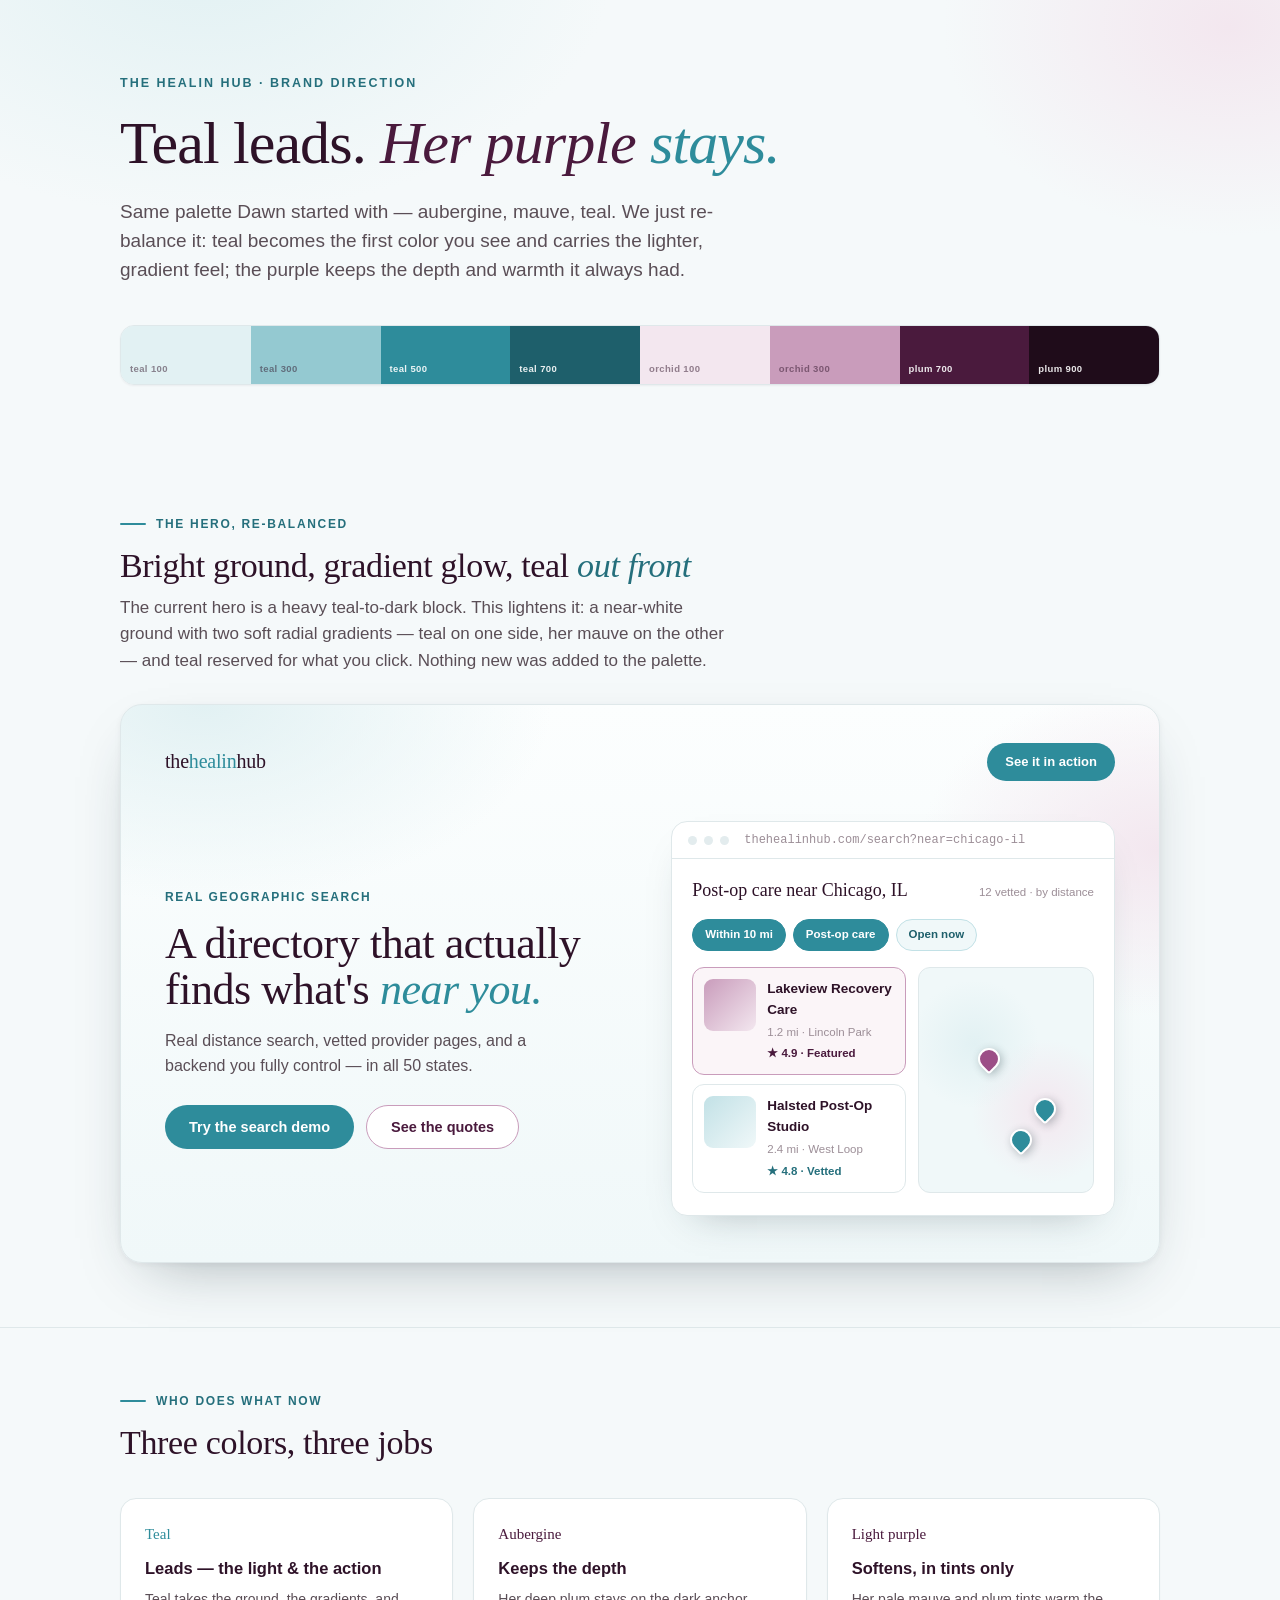
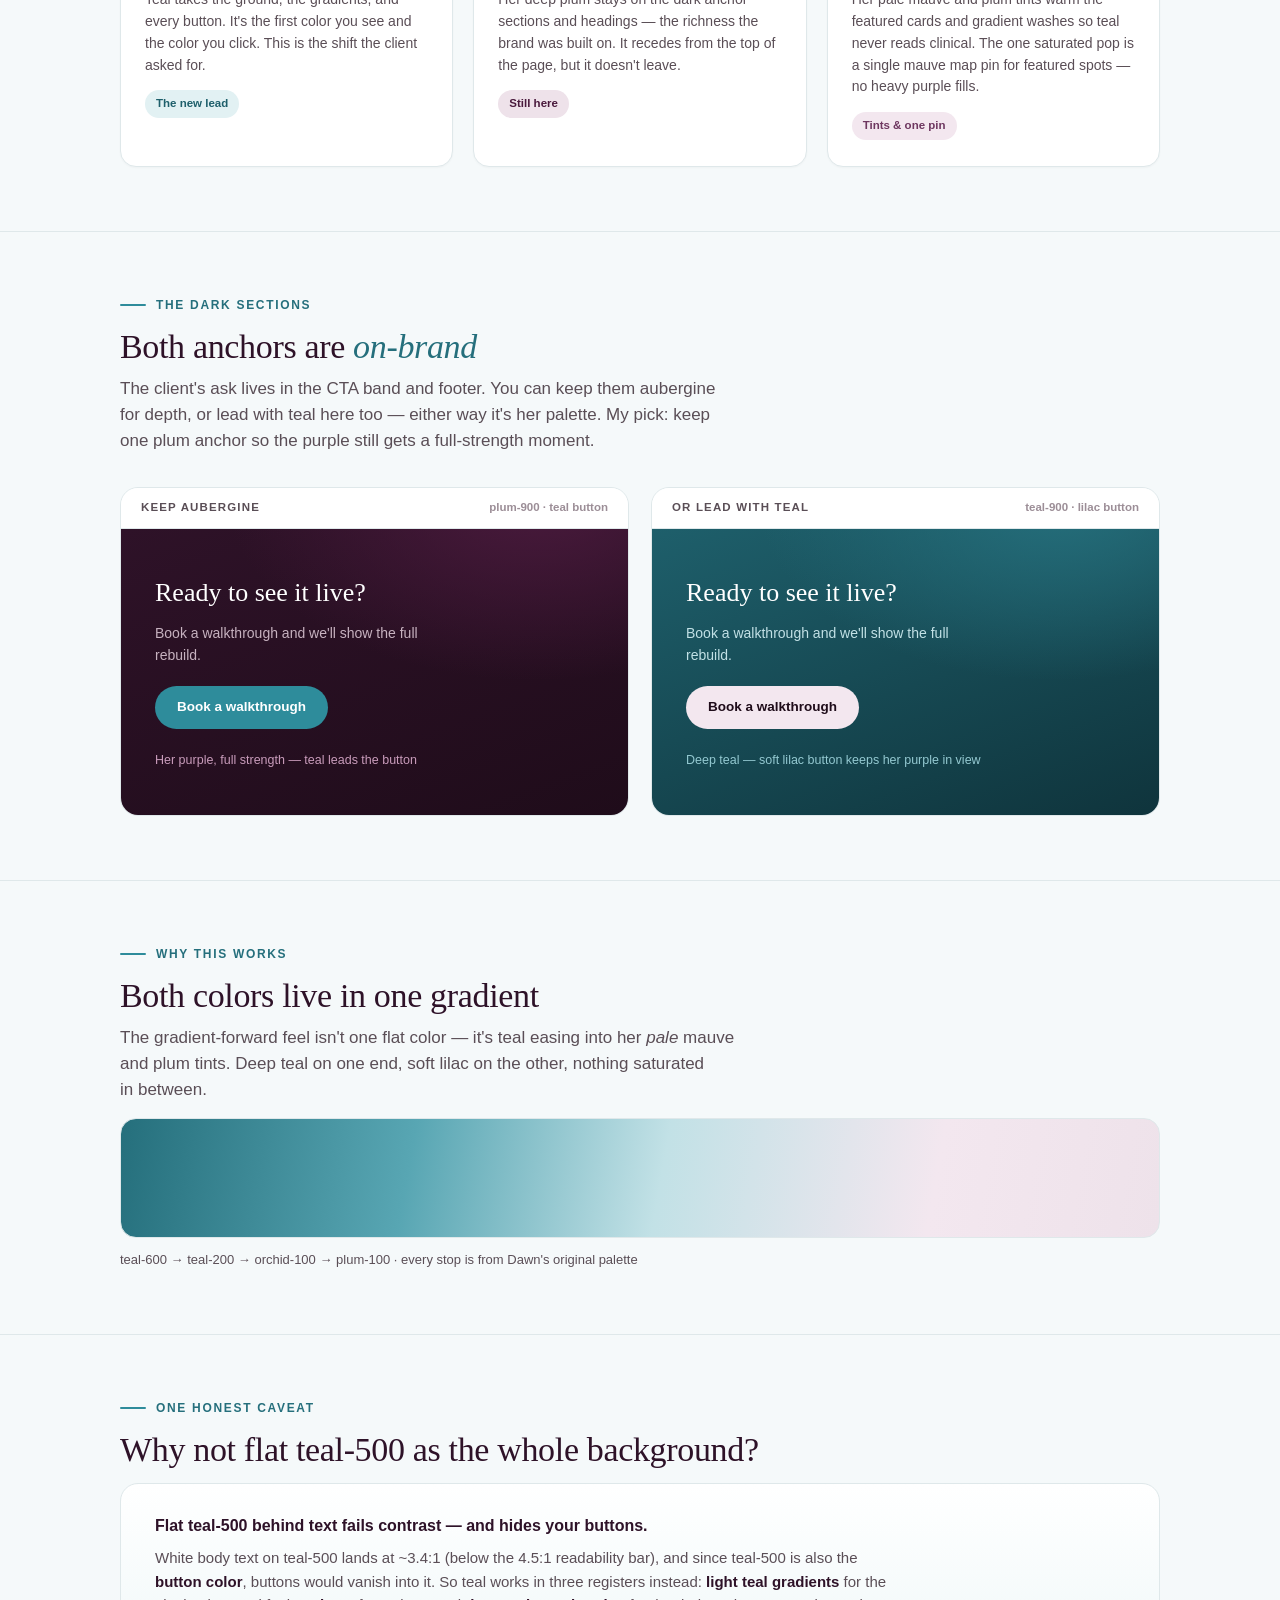
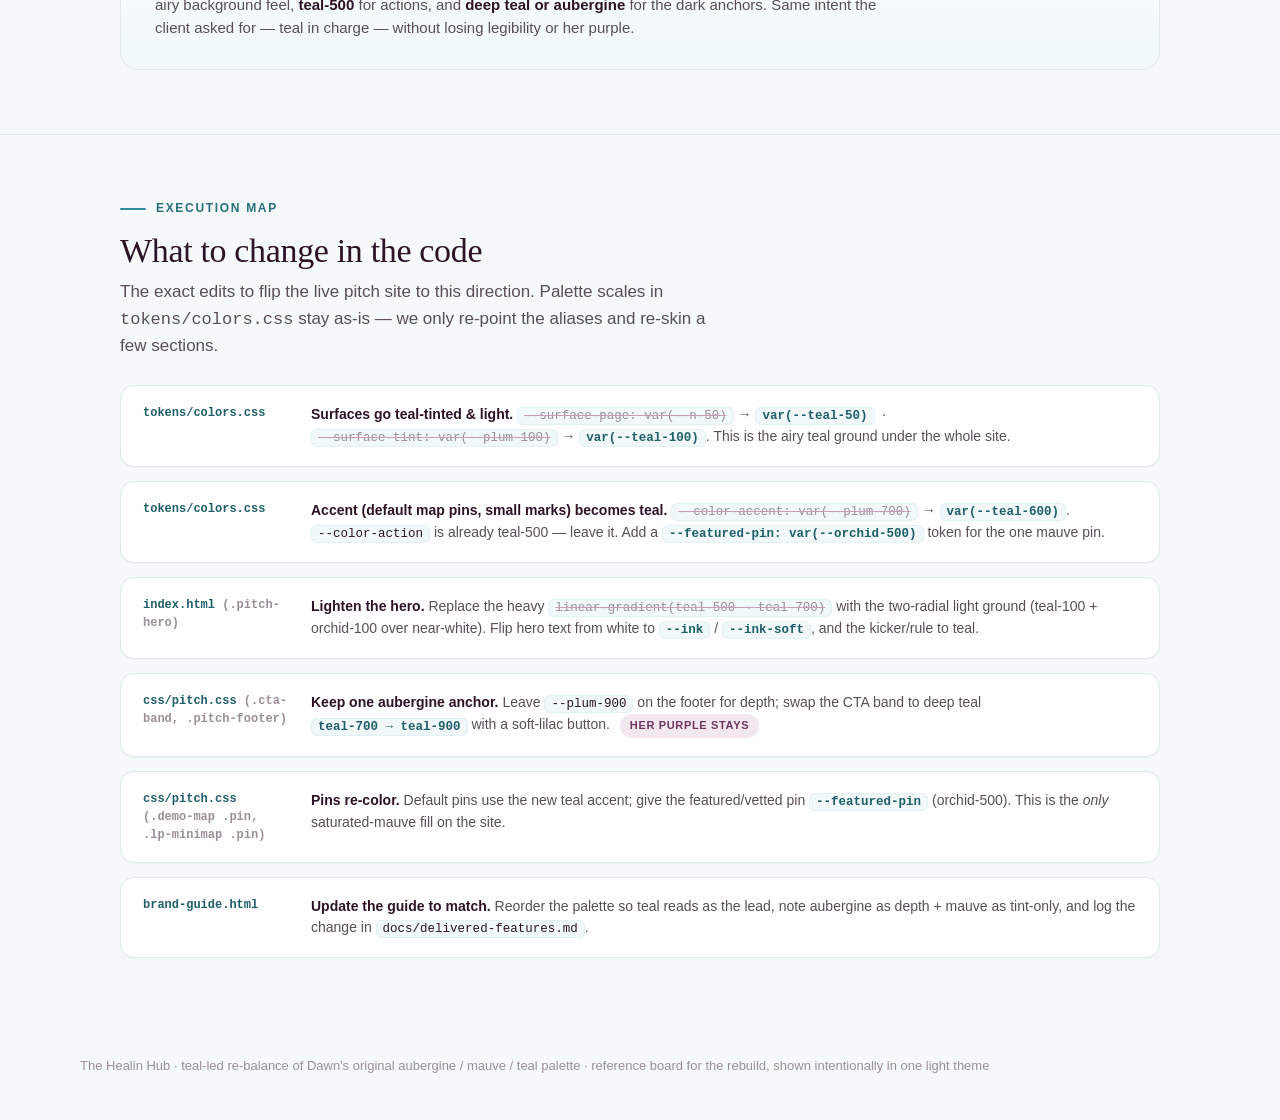
<file: Pitch assets/teal-direction.html>
<!doctype html>
<html lang="en">
<head>
<meta charset="utf-8" />
<meta name="viewport" content="width=device-width, initial-scale=1" />
<title>Healin Hub &mdash; Teal Direction</title>
<style>
  :root{
    color-scheme: light;
    /* ===== Dawn's original palette &mdash; aubergine / mauve / teal ===== */
    /* Teal (now the lead) &mdash; logo #2E8C9B */
    --teal-900:#0F343C;
    --teal-800:#123B44;
    --teal-700:#1E5F6B;
    --teal-600:#256F7C;
    --teal-500:#2E8C9B;
    --teal-400:#58A6B3;
    --teal-300:#94C9D1;
    --teal-200:#C2E1E6;
    --teal-100:#E2F1F3;
    --teal-50:#F0F8F9;
    /* Plum / aubergine (kept &mdash; depth) &mdash; logo #4A1A3D */
    --plum-900:#1F0C1A;
    --plum-800:#2E1228;
    --plum-700:#4A1A3D;
    --plum-100:#EEE2EA;
    /* Orchid / mauve (kept &mdash; warmth & featured) &mdash; logo #9C4F87 */
    --orchid-700:#6E3760;
    --orchid-500:#9C4F87;
    --orchid-300:#C99CBB;
    --orchid-100:#F3E7EF;
    --orchid-50:#FBF5F8;
    /* Plum-tinted neutrals */
    --ink:#2E1228;
    --ink-soft:#5A4E56;
    --ink-mute:#9C8E97;
    --ground:#F5F9FA;
    --card:#FFFFFF;
    --line:#DFE8EA;
    --display: 'Iowan Old Style','Palatino Linotype', Palatino, Georgia, 'Times New Roman', serif;
    --body: -apple-system, BlinkMacSystemFont, 'Segoe UI', Roboto, Helvetica, Arial, sans-serif;
    --mono: ui-monospace, 'SF Mono', Menlo, monospace;
  }
  *{margin:0;padding:0;box-sizing:border-box}
  body{background:var(--ground);color:var(--ink);font-family:var(--body);line-height:1.55;-webkit-font-smoothing:antialiased;}
  .wrap{max-width:1120px;margin:0 auto;padding:0 40px;}
  section{padding:64px 0;border-bottom:1px solid var(--line);}
  .eyebrow{font-size:12px;font-weight:700;letter-spacing:.14em;text-transform:uppercase;color:var(--teal-600);display:flex;align-items:center;gap:10px;}
  .eyebrow::before{content:'';width:26px;height:2px;background:var(--teal-500);border-radius:2px;}
  h2{font-family:var(--display);font-weight:400;font-size:34px;line-height:1.1;letter-spacing:-.01em;margin:14px 0 10px;text-wrap:balance;}
  h2 em{font-style:italic;color:var(--teal-600);}
  .lede{font-size:17px;color:var(--ink-soft);max-width:620px;text-wrap:pretty;}

  /* ---- Masthead ---- */
  .top{
    padding:74px 0 66px;
    background:
      radial-gradient(680px 420px at 16% -8%, var(--teal-100) 0%, transparent 60%),
      radial-gradient(520px 380px at 96% 6%, var(--orchid-100) 0%, transparent 55%),
      var(--ground);
  }
  .brandline{font-size:12.5px;font-weight:700;letter-spacing:.16em;text-transform:uppercase;color:var(--teal-600);}
  .top h1{font-family:var(--display);font-weight:400;font-size:60px;line-height:1.02;letter-spacing:-.015em;margin:20px 0 0;max-width:820px;text-wrap:balance;}
  .top h1 em{font-style:italic;color:var(--teal-500);}
  .top h1 .p{color:var(--plum-700);font-style:italic;}
  .top .sub{margin-top:22px;font-size:19px;color:var(--ink-soft);max-width:620px;text-wrap:pretty;}
  .swatch-strip{display:flex;gap:0;margin-top:40px;border-radius:14px;overflow:hidden;border:1px solid var(--line);box-shadow:0 1px 2px rgba(46,18,40,.05);}
  .swatch-strip div{flex:1;height:58px;position:relative;}
  .swatch-strip div span{position:absolute;bottom:7px;left:9px;font-size:9.5px;font-weight:700;letter-spacing:.04em;color:rgba(255,255,255,.9);}
  .swatch-strip div span.dk{color:rgba(46,18,40,.5);}

  /* ---- HERO demo ---- */
  .demo-hero{
    border-radius:22px;overflow:hidden;border:1px solid var(--line);
    box-shadow:0 24px 60px -28px rgba(30,52,60,.4), 0 2px 6px rgba(46,18,40,.05);
    background:
      radial-gradient(600px 340px at 8% 0%, var(--teal-100) 0%, transparent 58%),
      radial-gradient(460px 320px at 100% 26%, var(--orchid-100) 0%, transparent 52%),
      linear-gradient(180deg,#FCFEFE 0%, var(--teal-50) 100%);
    padding:38px 44px 46px;margin-top:30px;
  }
  .demo-nav{display:flex;justify-content:space-between;align-items:center;font-size:13.5px;color:var(--ink-soft);}
  .demo-nav .logo{font-family:var(--display);font-size:20px;color:var(--ink);letter-spacing:-.01em;}
  .demo-nav .logo b{color:var(--teal-500);font-weight:400;}
  .demo-nav .navcta{background:var(--teal-500);color:#fff;font-weight:600;font-size:13px;padding:9px 18px;border-radius:999px;font-family:var(--body);}
  .demo-grid{display:grid;grid-template-columns:1fr .96fr;gap:44px;align-items:center;margin-top:40px;}
  .demo-grid .k{font-size:12px;font-weight:700;letter-spacing:.13em;text-transform:uppercase;color:var(--teal-600);}
  .demo-grid h3{font-family:var(--display);font-weight:400;font-size:44px;line-height:1.05;letter-spacing:-.01em;margin:14px 0 0;text-wrap:balance;}
  .demo-grid h3 em{font-style:italic;color:var(--teal-500);}
  .demo-grid p{margin-top:16px;font-size:16px;color:var(--ink-soft);max-width:400px;}
  .demo-actions{display:flex;gap:12px;margin-top:26px;}
  .btn-primary{background:var(--teal-500);color:#fff;font-weight:600;font-size:14.5px;padding:13px 24px;border-radius:999px;border:none;font-family:var(--body);}
  .btn-ghost{background:#fff;color:var(--plum-700);font-weight:600;font-size:14.5px;padding:13px 24px;border-radius:999px;border:1px solid var(--orchid-300);font-family:var(--body);}
  /* search card */
  .search-card{background:#fff;border:1px solid var(--line);border-radius:16px;box-shadow:0 18px 40px -24px rgba(30,52,60,.35);overflow:hidden;}
  .sc-bar{display:flex;align-items:center;gap:7px;padding:12px 16px;border-bottom:1px solid var(--line);}
  .sc-bar i{width:9px;height:9px;border-radius:50%;background:#E3ECEE;}
  .sc-bar .url{margin-left:8px;font:12px/1 var(--mono);color:var(--ink-mute);}
  .sc-body{padding:18px 20px 22px;}
  .sc-head{display:flex;justify-content:space-between;align-items:baseline;}
  .sc-head h4{font-family:var(--display);font-weight:400;font-size:18px;color:var(--ink);}
  .sc-head span{font-size:11.5px;color:var(--ink-mute);}
  .chips{display:flex;gap:7px;margin:14px 0 16px;flex-wrap:wrap;}
  .chips b{font-size:11.5px;font-weight:600;padding:6px 12px;border-radius:999px;background:var(--teal-50);color:var(--teal-700);border:1px solid var(--teal-200);}
  .chips b.on{background:var(--teal-500);color:#fff;border-color:var(--teal-500);}
  .sc-split{display:grid;grid-template-columns:1fr .82fr;gap:12px;}
  .prow{display:flex;gap:11px;padding:11px;border:1px solid var(--line);border-radius:12px;background:#fff;}
  .prow.feat{border-color:var(--orchid-300);background:var(--orchid-50);}
  .prow+.prow{margin-top:9px;}
  .prow .th{width:52px;height:52px;border-radius:9px;flex:none;background:linear-gradient(135deg,var(--teal-200),var(--teal-50));}
  .prow.feat .th{background:linear-gradient(135deg,var(--orchid-300),var(--orchid-100));}
  .prow h5{font-size:13.5px;font-weight:600;}
  .prow .m{font-size:11.5px;color:var(--ink-mute);margin-top:3px;}
  .prow .r{font-size:11.5px;color:var(--teal-600);font-weight:600;margin-top:4px;}
  .prow .r.f{color:var(--plum-700);}
  .mapbox{border-radius:12px;border:1px solid var(--line);position:relative;
    background:
      radial-gradient(circle at 32% 34%, var(--teal-100) 0%, transparent 34%),
      radial-gradient(circle at 72% 64%, var(--orchid-100) 0%, transparent 38%),
      var(--teal-50);}
  .pin{position:absolute;width:22px;height:22px;background:var(--teal-500);border:2.5px solid #fff;border-radius:50% 50% 50% 3px;transform:rotate(-45deg);box-shadow:0 3px 8px rgba(30,52,60,.3);}
  .pin.f{background:var(--orchid-500);}

  /* ---- moves ---- */
  .moves{display:grid;grid-template-columns:repeat(3,1fr);gap:20px;margin-top:36px;}
  .move{background:var(--card);border:1px solid var(--line);border-radius:16px;padding:24px 24px 26px;box-shadow:0 1px 2px rgba(46,18,40,.03);}
  .move .n{font-family:var(--display);font-size:15px;}
  .move.t .n{color:var(--teal-500);} .move.p .n{color:var(--plum-700);} .move.g .n{color:var(--plum-700);}
  .move h3{font-size:16.5px;font-weight:650;margin:10px 0 8px;}
  .move p{font-size:14px;color:var(--ink-soft);}
  .move .chip{display:inline-block;margin-top:14px;font-size:11.5px;font-weight:600;padding:5px 11px;border-radius:999px;}
  .move.t .chip{color:var(--teal-700);background:var(--teal-100);}
  .move.p .chip{color:var(--plum-700);background:var(--plum-100);}
  .move.g .chip{color:var(--orchid-700);background:var(--orchid-100);}

  /* ---- role split ---- */
  .compare{display:grid;grid-template-columns:1fr 1fr;gap:22px;margin-top:32px;}
  .panel{border-radius:18px;overflow:hidden;border:1px solid var(--line);}
  .panel .label{font-size:11.5px;font-weight:700;letter-spacing:.1em;text-transform:uppercase;padding:11px 20px;background:#fff;color:var(--ink-soft);border-bottom:1px solid var(--line);display:flex;justify-content:space-between;}
  .panel .label .tag{color:var(--ink-mute);font-weight:600;letter-spacing:0;text-transform:none;}
  .anchor{padding:44px 34px;}
  .anchor h4{font-family:var(--display);font-weight:400;font-size:26px;color:#fff;text-wrap:balance;}
  .anchor p{font-size:14px;margin-top:10px;max-width:300px;}
  .anchor .ab{display:inline-block;margin-top:20px;font-weight:600;font-size:13.5px;padding:11px 22px;border-radius:999px;}
  .anchor .role{margin-top:22px;font-size:12.5px;}
  .plum{background:radial-gradient(500px 300px at 82% -12%, var(--plum-700) 0%, transparent 62%), linear-gradient(160deg,var(--plum-800) 0%, var(--plum-900) 100%);}
  .plum p{color:#C7B2C0;} .plum .ab{background:var(--teal-500);color:#fff;} .plum .role{color:var(--orchid-300);}
  .tealdk{background:radial-gradient(500px 300px at 80% -10%, var(--teal-600) 0%, transparent 60%), linear-gradient(160deg,var(--teal-700) 0%, var(--teal-900) 100%);}
  .tealdk p{color:var(--teal-200);} .tealdk .ab{background:var(--orchid-100);color:var(--plum-900);} .tealdk .role{color:var(--teal-300);}

  /* ---- gradient showcase ---- */
  .blend{height:120px;border-radius:16px;margin-top:14px;border:1px solid var(--line);
    background:linear-gradient(100deg, var(--teal-600) 0%, var(--teal-400) 28%, var(--teal-200) 52%, var(--orchid-100) 78%, var(--plum-100) 100%);}
  .blend-cap{font-size:13px;color:var(--ink-soft);margin-top:12px;}

  /* ---- note ---- */
  .why{background:linear-gradient(180deg,#fff, var(--teal-50));border:1px solid var(--line);border-radius:18px;padding:30px 34px;margin-top:14px;}
  .why h3{font-size:16px;font-weight:650;margin-bottom:8px;}
  .why p{font-size:15px;color:var(--ink-soft);max-width:740px;}
  .why b{color:var(--ink);}

  /* ---- execution map ---- */
  .exec-intro{margin-bottom:26px;}
  .exec{display:grid;gap:14px;}
  .erow{display:grid;grid-template-columns:150px 1fr;gap:18px;background:var(--card);border:1px solid var(--line);border-radius:14px;padding:18px 22px;box-shadow:0 1px 2px rgba(46,18,40,.03);}
  .erow .efile{font:12px/1.5 var(--mono);color:var(--teal-700);font-weight:600;word-break:break-word;}
  .erow .ebody{font-size:14px;color:var(--ink-soft);}
  .erow .ebody b{color:var(--ink);}
  .erow code{font:12.5px/1.6 var(--mono);background:var(--teal-50);border:1px solid var(--teal-100);border-radius:6px;padding:1px 6px;color:var(--plum-800);white-space:nowrap;}
  .erow .from{color:var(--ink-mute);text-decoration:line-through;text-decoration-color:var(--orchid-300);}
  .erow .to{color:var(--teal-700);font-weight:600;}
  .keep{display:inline-block;font-size:11px;font-weight:700;letter-spacing:.06em;text-transform:uppercase;color:var(--orchid-700);background:var(--orchid-100);border-radius:999px;padding:3px 10px;margin-left:6px;vertical-align:middle;}

  .foot{padding:34px 0 46px;font-size:13px;color:var(--ink-mute);}
  @media(max-width:820px){
    .demo-grid,.sc-split,.moves,.compare{grid-template-columns:1fr;}
    .top h1{font-size:44px;} h2{font-size:28px;}
    .erow{grid-template-columns:1fr;gap:8px;}
  }
</style>
</head>
<body>

<header class="top">
  <div class="wrap">
    <div class="brandline">The Healin Hub &middot; Brand Direction</div>
    <h1>Teal leads. <span class="p">Her purple</span> <em>stays.</em></h1>
    <p class="sub">Same palette Dawn started with &mdash; aubergine, mauve, teal. We just re-balance it: teal becomes the first color you see and carries the lighter, gradient feel; the purple keeps the depth and warmth it always had.</p>
    <div class="swatch-strip">
      <div style="background:var(--teal-100)"><span class="dk">teal 100</span></div>
      <div style="background:var(--teal-300)"><span class="dk">teal 300</span></div>
      <div style="background:var(--teal-500)"><span>teal 500</span></div>
      <div style="background:var(--teal-700)"><span>teal 700</span></div>
      <div style="background:var(--orchid-100)"><span class="dk">orchid 100</span></div>
      <div style="background:var(--orchid-300)"><span class="dk">orchid 300</span></div>
      <div style="background:var(--plum-700)"><span>plum 700</span></div>
      <div style="background:var(--plum-900)"><span>plum 900</span></div>
    </div>
  </div>
</header>

<section>
  <div class="wrap">
    <div class="eyebrow">The hero, re-balanced</div>
    <h2>Bright ground, gradient glow, teal <em>out front</em></h2>
    <p class="lede">The current hero is a heavy teal-to-dark block. This lightens it: a near-white ground with two soft radial gradients &mdash; teal on one side, her mauve on the other &mdash; and teal reserved for what you click. Nothing new was added to the palette.</p>

    <div class="demo-hero">
      <div class="demo-nav">
        <span class="logo">the<b>healin</b>hub</span>
        <span class="navcta">See it in action</span>
      </div>
      <div class="demo-grid">
        <div>
          <div class="k">Real geographic search</div>
          <h3>A directory that actually finds what's <em>near you.</em></h3>
          <p>Real distance search, vetted provider pages, and a backend you fully control &mdash; in all 50 states.</p>
          <div class="demo-actions">
            <button class="btn-primary">Try the search demo</button>
            <button class="btn-ghost">See the quotes</button>
          </div>
        </div>
        <div class="search-card">
          <div class="sc-bar"><i></i><i></i><i></i><span class="url">thehealinhub.com/search?near=chicago-il</span></div>
          <div class="sc-body">
            <div class="sc-head"><h4>Post-op care near Chicago, IL</h4><span>12 vetted &middot; by distance</span></div>
            <div class="chips"><b class="on">Within 10 mi</b><b class="on">Post-op care</b><b>Open now</b></div>
            <div class="sc-split">
              <div>
                <div class="prow feat"><div class="th"></div><div><h5>Lakeview Recovery Care</h5><div class="m">1.2 mi &middot; Lincoln Park</div><div class="r f">&#9733; 4.9 &middot; Featured</div></div></div>
                <div class="prow"><div class="th"></div><div><h5>Halsted Post-Op Studio</h5><div class="m">2.4 mi &middot; West Loop</div><div class="r">&#9733; 4.8 &middot; Vetted</div></div></div>
              </div>
              <div class="mapbox" style="min-height:170px">
                <span class="pin f" style="left:34%;top:36%"></span>
                <span class="pin" style="left:66%;top:58%"></span>
                <span class="pin" style="left:52%;top:72%"></span>
              </div>
            </div>
          </div>
        </div>
      </div>
    </div>
  </div>
</section>

<section>
  <div class="wrap">
    <div class="eyebrow">Who does what now</div>
    <h2>Three colors, three jobs</h2>
    <div class="moves">
      <div class="move t">
        <div class="n">Teal</div>
        <h3>Leads &mdash; the light &amp; the action</h3>
        <p>Teal takes the ground, the gradients, and every button. It's the first color you see and the color you click. This is the shift the client asked for.</p>
        <span class="chip">The new lead</span>
      </div>
      <div class="move p">
        <div class="n">Aubergine</div>
        <h3>Keeps the depth</h3>
        <p>Her deep plum stays on the dark anchor sections and headings &mdash; the richness the brand was built on. It recedes from the top of the page, but it doesn't leave.</p>
        <span class="chip">Still here</span>
      </div>
      <div class="move g">
        <div class="n">Light purple</div>
        <h3>Softens, in tints only</h3>
        <p>Her pale mauve and plum tints warm the featured cards and gradient washes so teal never reads clinical. The one saturated pop is a single mauve map pin for featured spots &mdash; no heavy purple fills.</p>
        <span class="chip">Tints &amp; one pin</span>
      </div>
    </div>
  </div>
</section>

<section>
  <div class="wrap">
    <div class="eyebrow">The dark sections</div>
    <h2>Both anchors are <em>on-brand</em></h2>
    <p class="lede">The client's ask lives in the CTA band and footer. You can keep them aubergine for depth, or lead with teal here too &mdash; either way it's her palette. My pick: keep one plum anchor so the purple still gets a full-strength moment.</p>
    <div class="compare">
      <div class="panel">
        <div class="label">Keep aubergine <span class="tag">plum-900 &middot; teal button</span></div>
        <div class="anchor plum">
          <h4>Ready to see it live?</h4>
          <p>Book a walkthrough and we'll show the full rebuild.</p>
          <span class="ab">Book a walkthrough</span>
          <p class="role">Her purple, full strength &mdash; teal leads the button</p>
        </div>
      </div>
      <div class="panel">
        <div class="label">Or lead with teal <span class="tag">teal-900 &middot; lilac button</span></div>
        <div class="anchor tealdk">
          <h4>Ready to see it live?</h4>
          <p>Book a walkthrough and we'll show the full rebuild.</p>
          <span class="ab">Book a walkthrough</span>
          <p class="role">Deep teal &mdash; soft lilac button keeps her purple in view</p>
        </div>
      </div>
    </div>
  </div>
</section>

<section>
  <div class="wrap">
    <div class="eyebrow">Why this works</div>
    <h2>Both colors live in one gradient</h2>
    <p class="lede">The gradient-forward feel isn't one flat color &mdash; it's teal easing into her <em>pale</em> mauve and plum tints. Deep teal on one end, soft lilac on the other, nothing saturated in between.</p>
    <div class="blend"></div>
    <p class="blend-cap">teal-600 &rarr; teal-200 &rarr; orchid-100 &rarr; plum-100 &middot; every stop is from Dawn's original palette</p>
  </div>
</section>

<section>
  <div class="wrap">
    <div class="eyebrow">One honest caveat</div>
    <h2>Why not flat teal-500 as the whole background?</h2>
    <div class="why">
      <h3>Flat teal-500 behind text fails contrast &mdash; and hides your buttons.</h3>
      <p>White body text on teal-500 lands at ~3.4:1 (below the 4.5:1 readability bar), and since teal-500 is also the <b>button color</b>, buttons would vanish into it. So teal works in three registers instead: <b>light teal gradients</b> for the airy background feel, <b>teal-500</b> for actions, and <b>deep teal or aubergine</b> for the dark anchors. Same intent the client asked for &mdash; teal in charge &mdash; without losing legibility or her purple.</p>
    </div>
  </div>
</section>

<section style="border-bottom:none">
  <div class="wrap">
    <div class="eyebrow">Execution map</div>
    <h2>What to change in the code</h2>
    <p class="lede exec-intro">The exact edits to flip the live pitch site to this direction. Palette scales in <code>tokens/colors.css</code> stay as-is &mdash; we only re-point the aliases and re-skin a few sections.</p>
    <div class="exec">

      <div class="erow">
        <div class="efile">tokens/colors.css</div>
        <div class="ebody"><b>Surfaces go teal-tinted &amp; light.</b> <code class="from">--surface-page: var(--n-50)</code> &rarr; <code class="to">var(--teal-50)</code> &nbsp;&middot;&nbsp; <code class="from">--surface-tint: var(--plum-100)</code> &rarr; <code class="to">var(--teal-100)</code>. This is the airy teal ground under the whole site.</div>
      </div>

      <div class="erow">
        <div class="efile">tokens/colors.css</div>
        <div class="ebody"><b>Accent (default map pins, small marks) becomes teal.</b> <code class="from">--color-accent: var(--plum-700)</code> &rarr; <code class="to">var(--teal-600)</code>. <code>--color-action</code> is already teal-500 &mdash; leave it. Add a <code class="to">--featured-pin: var(--orchid-500)</code> token for the one mauve pin.</div>
      </div>

      <div class="erow">
        <div class="efile">index.html <span style="color:var(--ink-mute)">(.pitch-hero)</span></div>
        <div class="ebody"><b>Lighten the hero.</b> Replace the heavy <code class="from">linear-gradient(teal-500 &rarr; teal-700)</code> with the two-radial light ground (teal-100 + orchid-100 over near-white). Flip hero text from white to <code class="to">--ink</code> / <code class="to">--ink-soft</code>, and the kicker/rule to teal.</div>
      </div>

      <div class="erow">
        <div class="efile">css/pitch.css <span style="color:var(--ink-mute)">(.cta-band, .pitch-footer)</span></div>
        <div class="ebody"><b>Keep one aubergine anchor.</b> Leave <code>--plum-900</code> on the footer for depth; swap the CTA band to deep teal <code class="to">teal-700 &rarr; teal-900</code> with a soft-lilac button. <span class="keep">her purple stays</span></div>
      </div>

      <div class="erow">
        <div class="efile">css/pitch.css <span style="color:var(--ink-mute)">(.demo-map .pin, .lp-minimap .pin)</span></div>
        <div class="ebody"><b>Pins re-color.</b> Default pins use the new teal accent; give the featured/vetted pin <code class="to">--featured-pin</code> (orchid-500). This is the <em>only</em> saturated-mauve fill on the site.</div>
      </div>

      <div class="erow">
        <div class="efile">brand-guide.html</div>
        <div class="ebody"><b>Update the guide to match.</b> Reorder the palette so teal reads as the lead, note aubergine as depth + mauve as tint-only, and log the change in <code>docs/delivered-features.md</code>.</div>
      </div>

    </div>
  </div>
</section>

<div class="wrap foot">The Healin Hub &middot; teal-led re-balance of Dawn's original aubergine / mauve / teal palette &middot; reference board for the rebuild, shown intentionally in one light theme</div>

</body>
</html>
</file>
